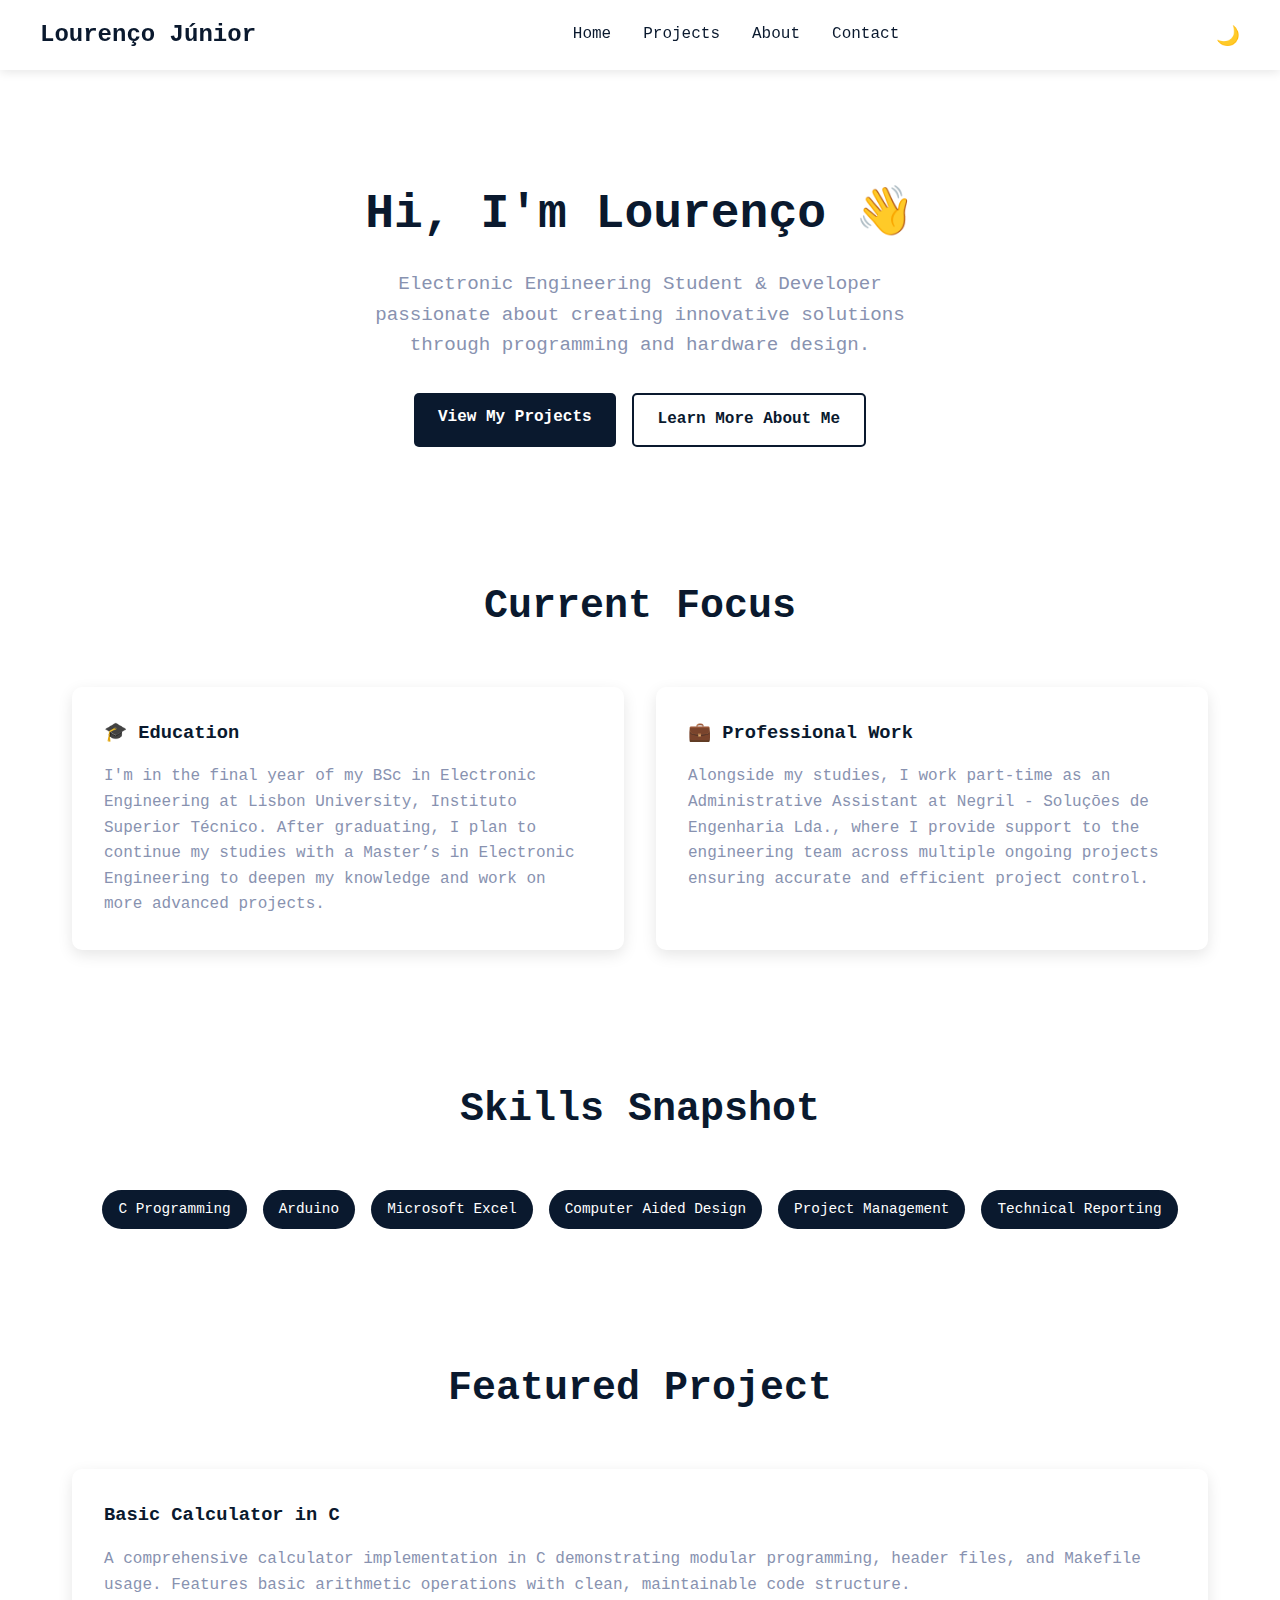
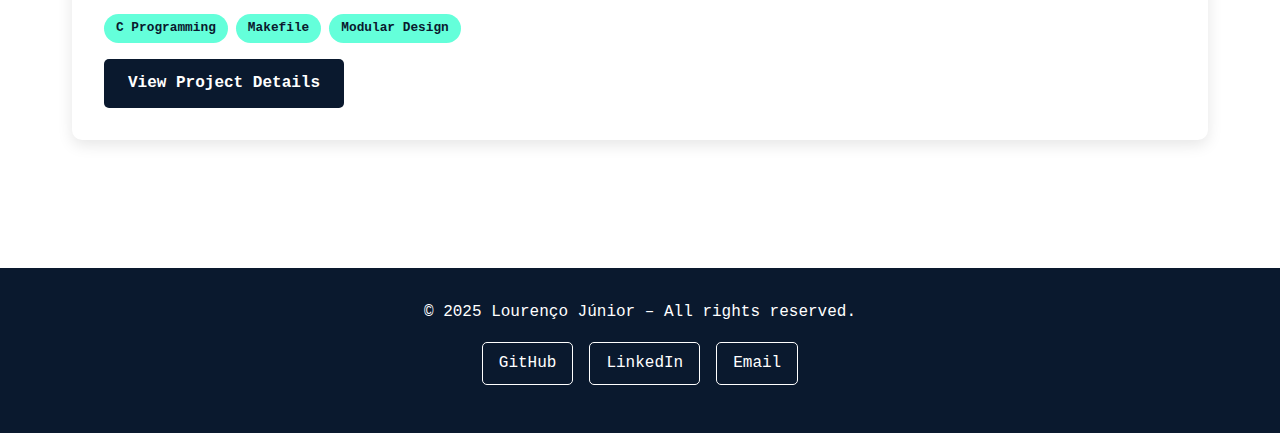
<file: index.html>
<!DOCTYPE html>
<html lang="en">
<head>
    <meta charset="UTF-8">
    <meta name="viewport" content="width=device-width, initial-scale=1.0">
    <title>Lourenço Júnior - Electronic Engineering Student & Developer</title>
    <link rel="stylesheet" href="assets/style.css">
    <!-- Favicon -->
    <link rel="icon" href="data:image/svg+xml,<svg xmlns=%22http://www.w3.org/2000/svg%22 viewBox=%220 0 100 100%22><text y=%22.9em%22 font-size=%2290%22>%3C/%%3E</text></svg>">
</head>
<body>
    <!-- Navigation -->
    <nav class="navbar">
        <div class="nav-container">
            <a href="index.html" class="logo">Lourenço Júnior</a>
            <ul class="nav-links">
                <li><a href="index.html">Home</a></li>
                <li><a href="projects.html">Projects</a></li>
                <li><a href="about.html">About</a></li>
                <li><a href="contact.html">Contact</a></li>
            </ul>
            <button class="theme-toggle" onclick="toggleDarkMode()">🌙</button>
        </div>
    </nav>

    <!-- Main Content -->
    <main class="main-content">
        <!-- Hero Section -->
        <section class="hero">
            <div class="container">
                <h1>Hi, I'm Lourenço 👋</h1>
                <p>Electronic Engineering Student & Developer passionate about creating innovative solutions through programming and hardware design.</p>
                <div class="hero-buttons">
                    <a href="projects.html" class="btn btn-primary">View My Projects</a>
                    <a href="about.html" class="btn btn-secondary">Learn More About Me</a>
                </div>
            </div>
        </section>

        <!-- Current Focus Section -->
        <section class="section">
            <div class="container">
                <h2 class="section-title">Current Focus</h2>
                <div class="card-grid">
                    <div class="card">
                        <h3>🎓 Education</h3>
                        <p>I'm in the final year of my BSc in Electronic Engineering at Lisbon University, Instituto Superior Técnico. After graduating, I plan to continue my studies with a Master’s in Electronic Engineering to deepen my knowledge and work on more advanced projects.</p>
                    </div>
                    <div class="card">
                        <h3>💼 Professional Work</h3>
                        <p>Alongside my studies, I work part-time as an Administrative Assistant at Negril - Soluçōes de Engenharia Lda., where I provide support to the engineering team across multiple ongoing projects ensuring accurate and efficient project control.</p>
                    </div>
                </div>
            </div>
        </section>

        <!-- Skills Section -->
        <section class="section">
            <div class="container">
                <h2 class="section-title">Skills Snapshot</h2>
                <div class="skills-container">
                    <span class="skill-tag">C Programming</span>
                    <span class="skill-tag">Arduino</span>
                    <span class="skill-tag">Microsoft Excel</span>
                    <span class="skill-tag">Computer Aided Design</span>
                    <span class="skill-tag">Project Management</span>
                    <span class="skill-tag">Technical Reporting</span>
                </div>
            </div>
        </section>

        <!-- Featured Project -->
        <section class="section">
            <div class="container">
                <h2 class="section-title">Featured Project</h2>
                <div class="card">
                    <h3>Basic Calculator in C</h3>
                    <p>A comprehensive calculator implementation in C demonstrating modular programming, header files, and Makefile usage. Features basic arithmetic operations with clean, maintainable code structure.</p>
                    <div class="project-tech">
                        <span class="tech-tag">C Programming</span>
                        <span class="tech-tag">Makefile</span>
                        <span class="tech-tag">Modular Design</span>
                    </div>
                    <a href="projects/basic_calculator_c/index.html" class="btn btn-primary">View Project Details</a>
                </div>
            </div>
        </section>
    </main>

    <!-- Footer -->
    <footer class="footer">
        <div class="container">
            <p>&copy; 2025 Lourenço Júnior – All rights reserved.</p>
            <div class="social-links">
                <a href="https://github.com/lourenco-lam" class="social-link">GitHub</a>
                <a href="https://linkedin.com/in/lourencomjr/" class="social-link">LinkedIn</a>
                <a href="mailto:lourenco.moianejr@gmail.com" class="social-link">Email</a>
            </div>
        </div>
    </footer>

    <script>
        // Dark mode functionality
        function toggleDarkMode() {
            document.body.classList.toggle('dark-mode');
            const isDarkMode = document.body.classList.contains('dark-mode');
            localStorage.setItem('darkMode', isDarkMode);
        }

        // Check for saved dark mode preference
        if (localStorage.getItem('darkMode') === 'true') {
            document.body.classList.add('dark-mode');
        }
    </script>
</body>
</html>
</file>
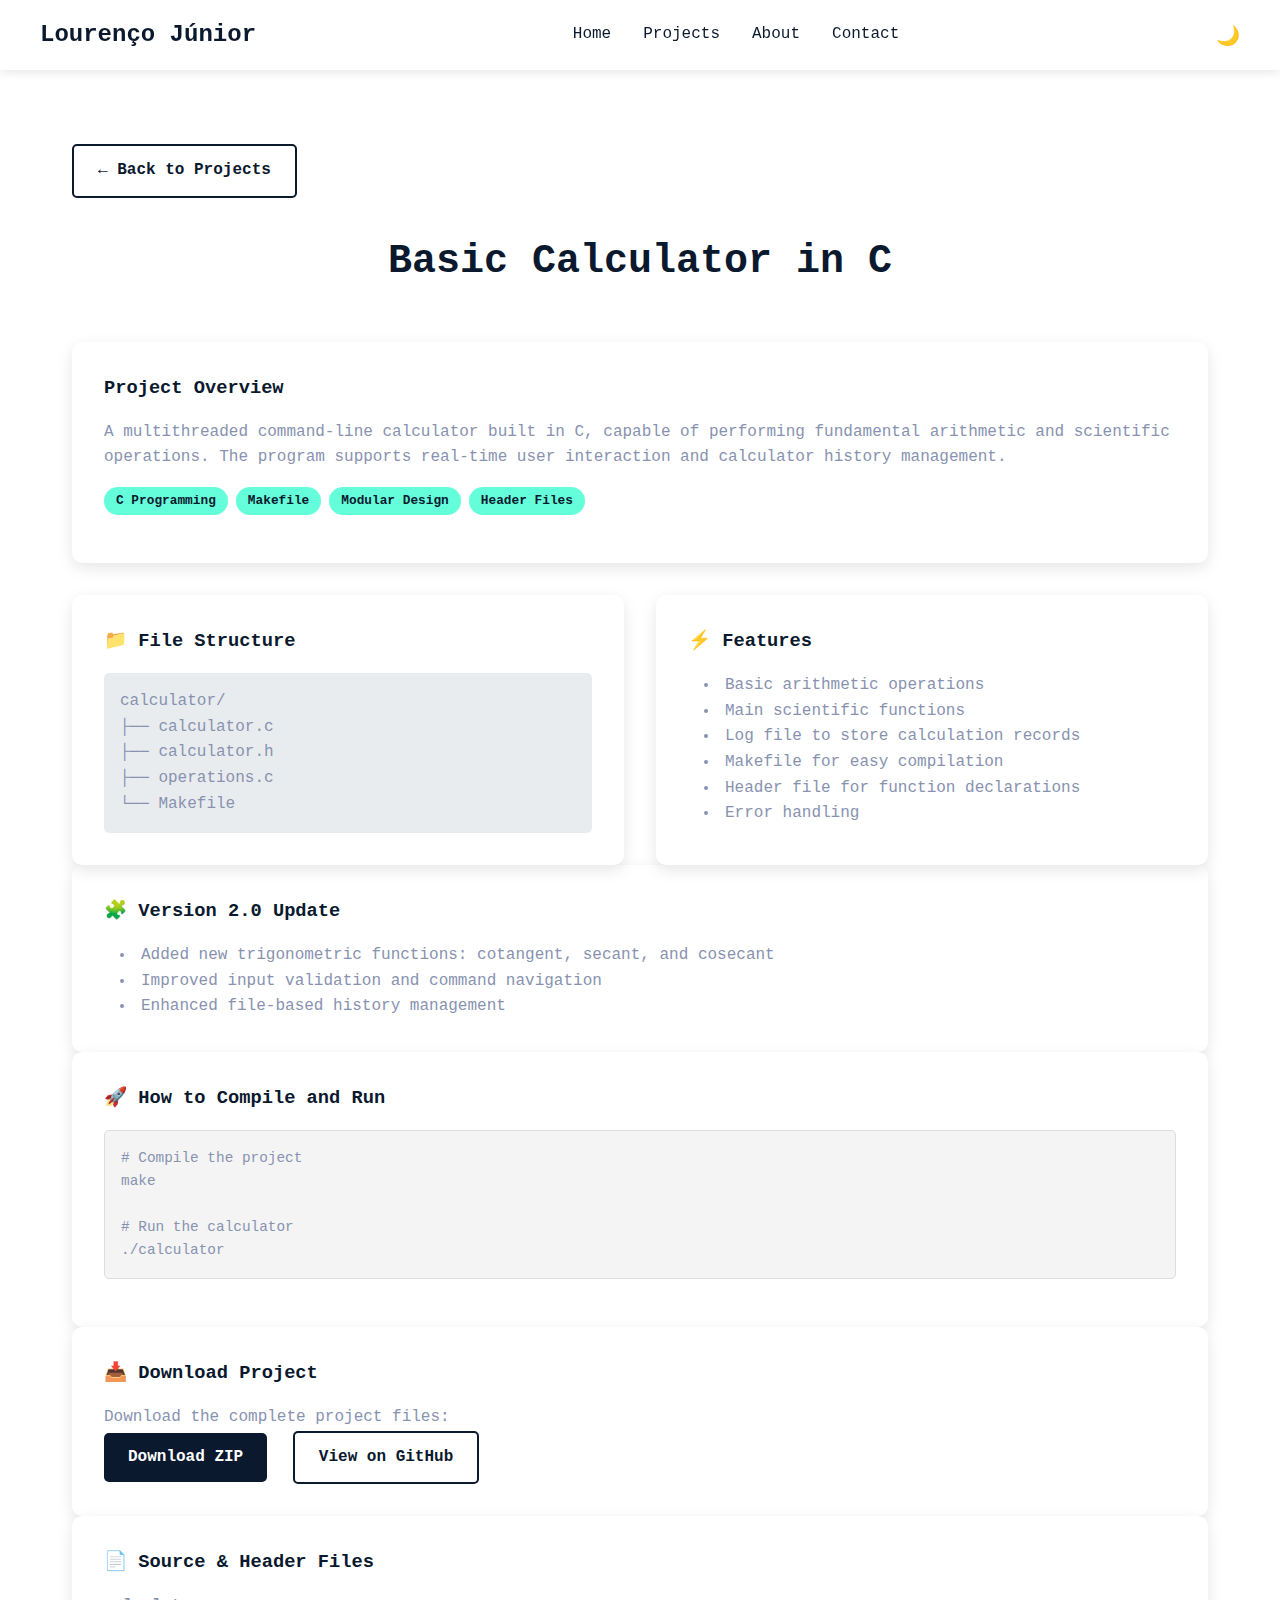
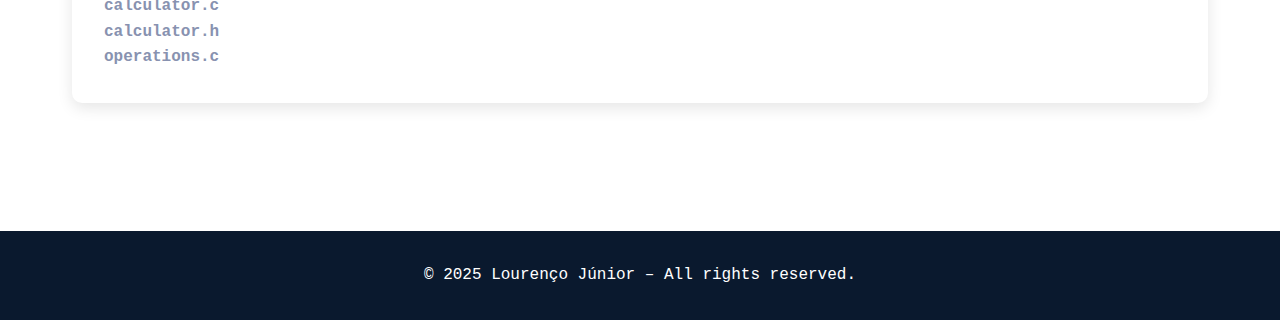
<file: projects/basic_calculator_c/index.html>
<!DOCTYPE html>
<html lang="en">
<head>
    <meta charset="UTF-8">
    <meta name="viewport" content="width=device-width, initial-scale=1.0">
    <title>Basic Calculator in C - Lourenço Júnior</title>
    <link rel="stylesheet" href="../../assets/style.css">
    <!-- Favicon -->
    <link rel="icon" href="data:image/svg+xml,<svg xmlns=%22http://www.w3.org/2000/svg%22 viewBox=%220 0 100 100%22><text y=%22.9em%22 font-size=%2290%22>%3C/%%3E</text></svg>">
    <style>
        .code-block {
            background-color: #f4f4f4;
            border: 1px solid #ddd;
            border-radius: 5px;
            padding: 1rem;
            margin: 1rem 0;
            overflow-x: auto;
            font-family: 'Courier New', monospace;
            font-size: 0.9rem;
        }
        body.dark-mode .code-block {
            background-color: #1a1a1a;
            border-color: #333;
        }
        .file-structure {
            background-color: #e9ecef;
            padding: 1rem;
            border-radius: 5px;
            font-family: 'Courier New', monospace;
        }
        body.dark-mode .file-structure {
            background-color: #2d3748;
        }
    </style>
</head>
<body>
    <nav class="navbar">
        <div class="nav-container">
            <a href="../../index.html" class="logo">Lourenço Júnior</a>
            <ul class="nav-links">
                <li><a href="../../index.html">Home</a></li>
                <li><a href="../../projects.html">Projects</a></li>
                <li><a href="../../about.html">About</a></li>
                <li><a href="../../contact.html">Contact</a></li>
            </ul>
            <button class="theme-toggle" onclick="toggleDarkMode()">🌙</button>
        </div>
    </nav>

    <main class="main-content">
        <section class="section">
            <div class="container">
                <a href="../../projects.html" class="btn btn-secondary" style="margin-bottom: 2rem;">← Back to Projects</a>
                
                <h1 class="section-title">Basic Calculator in C</h1>
                
                <div class="card">
                    <h3>Project Overview</h3>
                    <p>A multithreaded command-line calculator built in C, capable of performing fundamental arithmetic and scientific operations. The program supports real-time user interaction and calculator history management.</p>
                    
                    <div class="project-tech">
                        <span class="tech-tag">C Programming</span>
                        <span class="tech-tag">Makefile</span>
                        <span class="tech-tag">Modular Design</span>
                        <span class="tech-tag">Header Files</span>
                    </div>
                </div>

                <div class="card-grid">
                    <div class="card">
                        <h3>📁 File Structure</h3>
                        <div class="file-structure">
                            calculator/<br>
                            ├── calculator.c<br>
                            ├── calculator.h<br>
                            ├── operations.c<br>
                            └── Makefile
                        </div>
                    </div>
                    
                    <div class="card">
                        <h3>⚡ Features</h3>
                        <ul style="list-style-position: inside; margin-left: 1rem;">
                            <li>Basic arithmetic operations</li>
                            <li>Main scientific functions</li>
                            <li>Log file to store calculation records</li>
                            <li>Makefile for easy compilation</li>
                            <li>Header file for function declarations</li>
                            <li>Error handling</li>
                        </ul>
                    </div>
                </div>

                <!-- Version 2.0 Update Section -->
                <div class="card" style="text-align: left;">
                    <h3>🧩 Version 2.0 Update</h3>
                    <ul style="list-style-position: inside; margin-left: 1rem;">
                        <li>Added new trigonometric functions: cotangent, secant, and cosecant</li>
                        <li>Improved input validation and command navigation</li>
                        <li>Enhanced file-based history management</li>
                    </ul>
                </div>

                <div class="card">
                    <h3>🚀 How to Compile and Run</h3>
                    <div class="code-block">
# Compile the project<br>
make<br>
<br>
# Run the calculator<br>
./calculator
                    </div>
                </div>

                <div class="card">
                    <h3>📥 Download Project</h3>
                    <p>Download the complete project files:</p>
                    <a href="calculator-project.zip" class="btn btn-primary" style="margin-right: 1rem;">Download ZIP</a>
                    <a href="https://github.com/lourenco-lam/lourenco-lam.github.io/tree/main/projects/basic_calculator_c" class="btn btn-secondary">View on GitHub</a>
                </div>

                <div class="card">
                    <h3>📄 Source & Header Files</h3>
                    <h4>calculator.c</h4>
                    <h4>calculator.h</h4>
                    <h4>operations.c</h4>
                </div>

            </div>
        </section>
    </main>

    <footer class="footer">
        <div class="container">
            <p>&copy; 2025 Lourenço Júnior – All rights reserved.</p>
        </div>
    </footer>

    <script>
        function toggleDarkMode() {
            document.body.classList.toggle('dark-mode');
            const isDarkMode = document.body.classList.contains('dark-mode');
            localStorage.setItem('darkMode', isDarkMode);
        }

        if (localStorage.getItem('darkMode') === 'true') {
            document.body.classList.add('dark-mode');
        }
    </script>
</body>
</html>
</file>
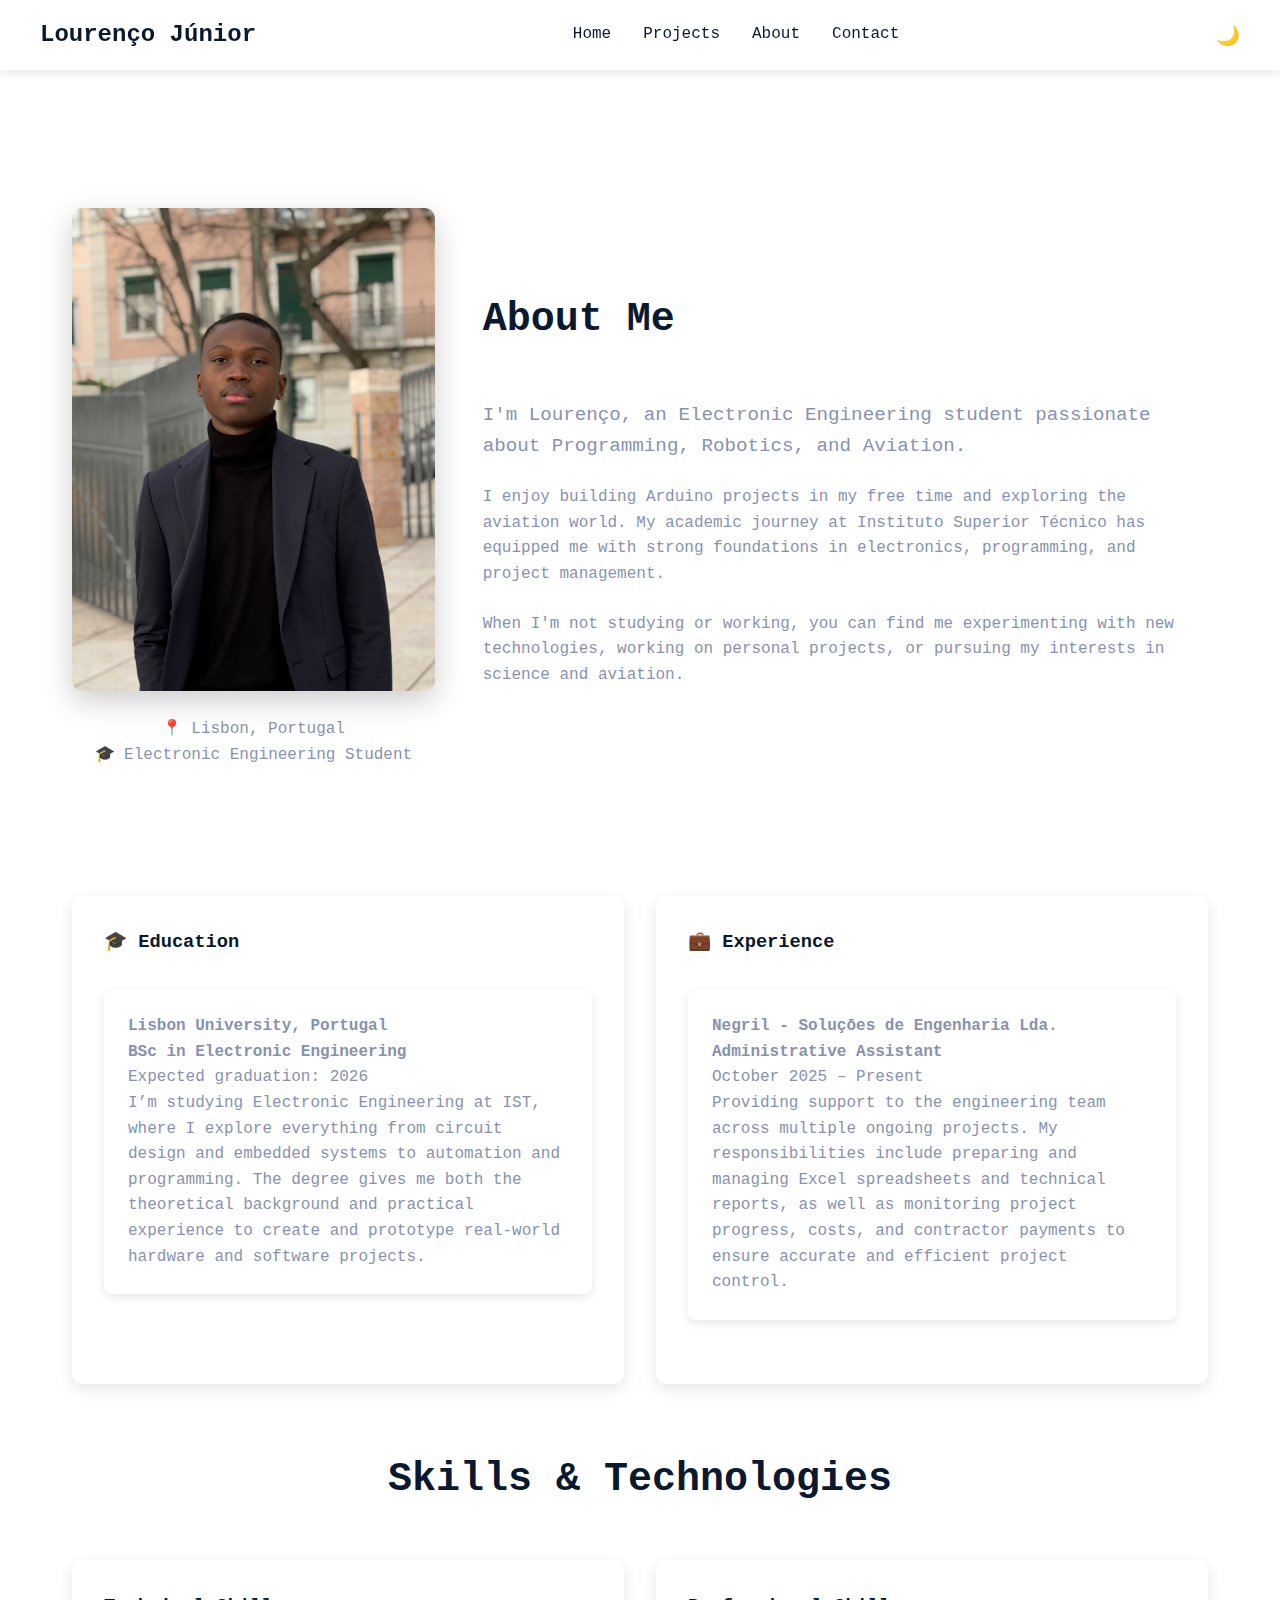
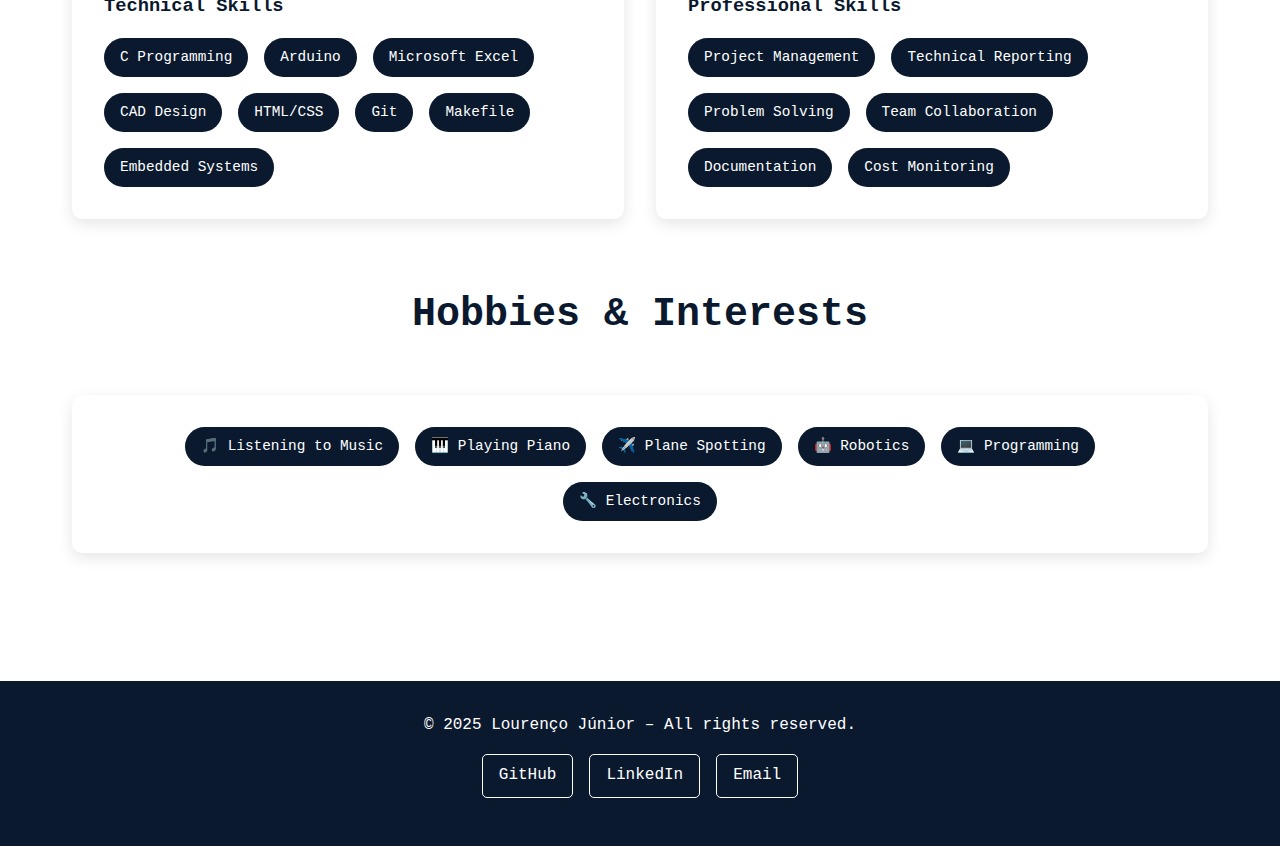
<file: about.html>
<!DOCTYPE html>
<html lang="en">
<head>
    <meta charset="UTF-8">
    <meta name="viewport" content="width=device-width, initial-scale=1.0">
    <title>About - Lourenço Júnior</title>
    <link rel="stylesheet" href="assets/style.css">
    <link rel="icon" href="data:image/svg+xml,<svg xmlns=%22http://www.w3.org/2000/svg%22 viewBox=%220 0 100 100%22><text y=%22.9em%22 font-size=%2290%22>🛰️</text></svg>">
</head>
<body>
    <nav class="navbar">
        <div class="nav-container">
            <a href="index.html" class="logo">Lourenço Júnior</a>
            <ul class="nav-links">
                <li><a href="index.html">Home</a></li>
                <li><a href="projects.html">Projects</a></li>
                <li><a href="about.html">About</a></li>
                <li><a href="contact.html">Contact</a></li>
            </ul>
            <button class="theme-toggle" onclick="toggleDarkMode()">🌙</button>
        </div>
    </nav>

    <main class="main-content">
        <section class="section">
            <div class="container">
                <div class="about-hero">
                    <div>
                        <img src="assets/profile1.jpg" alt="Lourenço Júnior" class="profile-img" onerror="this.style.display='none'">
                        <div style="text-align: center; margin-top: 1rem;">
                            <p>📍 Lisbon, Portugal</p>
                            <p>🎓 Electronic Engineering Student</p>
                        </div>
                    </div>
                    <div>
                        <h1 class="section-title" style="text-align: left;">About Me</h1>
                        <p style="font-size: 1.2rem; margin-bottom: 1.5rem;">
                            I'm Lourenço, an Electronic Engineering student passionate about Programming, Robotics, and Aviation.
                        </p>
                        <p style="margin-bottom: 1.5rem;">
                            I enjoy building Arduino projects in my free time and exploring the aviation world. My academic journey at Instituto Superior Técnico has equipped me with strong foundations in electronics, programming, and project management.
                        </p>
                        <p>
                            When I'm not studying or working, you can find me experimenting with new technologies, working on personal projects, or pursuing my interests in science and aviation.
                        </p>
                    </div>
                </div>

                <!-- Education & Experience -->
                <div class="card-grid" style="margin-top: 4rem;">
                    <div class="card">
                        <h3>🎓 Education</h3>
                        <div class="timeline">
                            <div class="timeline-item">
                                <h4>Lisbon University, Portugal</h4>
                                <p><strong>BSc in Electronic Engineering</strong></p>
                                <p>Expected graduation: 2026</p>
                                <p>I’m studying Electronic Engineering at IST, where I explore everything from circuit design and embedded systems to automation and programming. The degree gives me both the theoretical background and practical experience to create and prototype real-world hardware and software projects.</p>
                            </div>
                        </div>
                    </div>

                    <div class="card">
                        <h3>💼 Experience</h3>
                        <div class="timeline">
                            <div class="timeline-item">
                                <h4>Negril - Soluçōes de Engenharia Lda.</h4>
                                <p><strong>Administrative Assistant</strong></p>
                                <p>October 2025 – Present</p>
                                <p>Providing support to the engineering team across multiple ongoing projects. My responsibilities include preparing and managing Excel spreadsheets and technical reports, as well as monitoring project progress, costs, and contractor payments to ensure accurate and efficient project control.</p>
                            </div>
                        </div>
                    </div>
                </div>

                <!-- Skills -->
                <div style="margin-top: 4rem;">
                    <h2 class="section-title">Skills & Technologies</h2>
                    <div class="card-grid">
                        <div class="card">
                            <h3>Technical Skills</h3>
                            <div class="skills-container" style="justify-content: start;">
                                <span class="skill-tag">C Programming</span>
                                <span class="skill-tag">Arduino</span>
                                <span class="skill-tag">Microsoft Excel</span>
                                <span class="skill-tag">CAD Design</span>
                                <span class="skill-tag">HTML/CSS</span>
                                <span class="skill-tag">Git</span>
                                <span class="skill-tag">Makefile</span>
                                <span class="skill-tag">Embedded Systems</span>
                            </div>
                        </div>
                        <div class="card">
                            <h3>Professional Skills</h3>
                            <div class="skills-container" style="justify-content: start;">
                                <span class="skill-tag">Project Management</span>
                                <span class="skill-tag">Technical Reporting</span>
                                <span class="skill-tag">Problem Solving</span>
                                <span class="skill-tag">Team Collaboration</span>
                                <span class="skill-tag">Documentation</span>
                                <span class="skill-tag">Cost Monitoring</span>
                            </div>
                        </div>
                    </div>
                </div>

                <!-- Hobbies -->
                <div style="margin-top: 4rem;">
                    <h2 class="section-title">Hobbies & Interests</h2>
                    <div class="card">
                        <div class="skills-container" style="justify-content: center;">
                            <span class="skill-tag">🎵 Listening to Music</span>
                            <span class="skill-tag">🎹 Playing Piano</span>
                            <span class="skill-tag">✈️ Plane Spotting</span>
                            <span class="skill-tag">🤖 Robotics</span>
                            <span class="skill-tag">💻 Programming</span>
                            <span class="skill-tag">🔧 Electronics</span>
                        </div>
                    </div>
                </div>
            </div>
        </section>
    </main>

    <footer class="footer">
        <div class="container">
            <p>&copy; 2025 Lourenço Júnior – All rights reserved.</p>
            <div class="social-links">
                <a href="https://github.com/lourenco-lam" class="social-link">GitHub</a>
                <a href="https://linkedin.com/in/lourencomjr/" class="social-link">LinkedIn</a>
                <a href="mailto:lourenco.moianejr@gmail.com" class="social-link">Email</a>
            </div>
        </div>
    </footer>

    <script>
        function toggleDarkMode() {
            document.body.classList.toggle('dark-mode');
            const isDarkMode = document.body.classList.contains('dark-mode');
            localStorage.setItem('darkMode', isDarkMode);
        }

        if (localStorage.getItem('darkMode') === 'true') {
            document.body.classList.add('dark-mode');
        }
    </script>
</body>
</html>
</file>
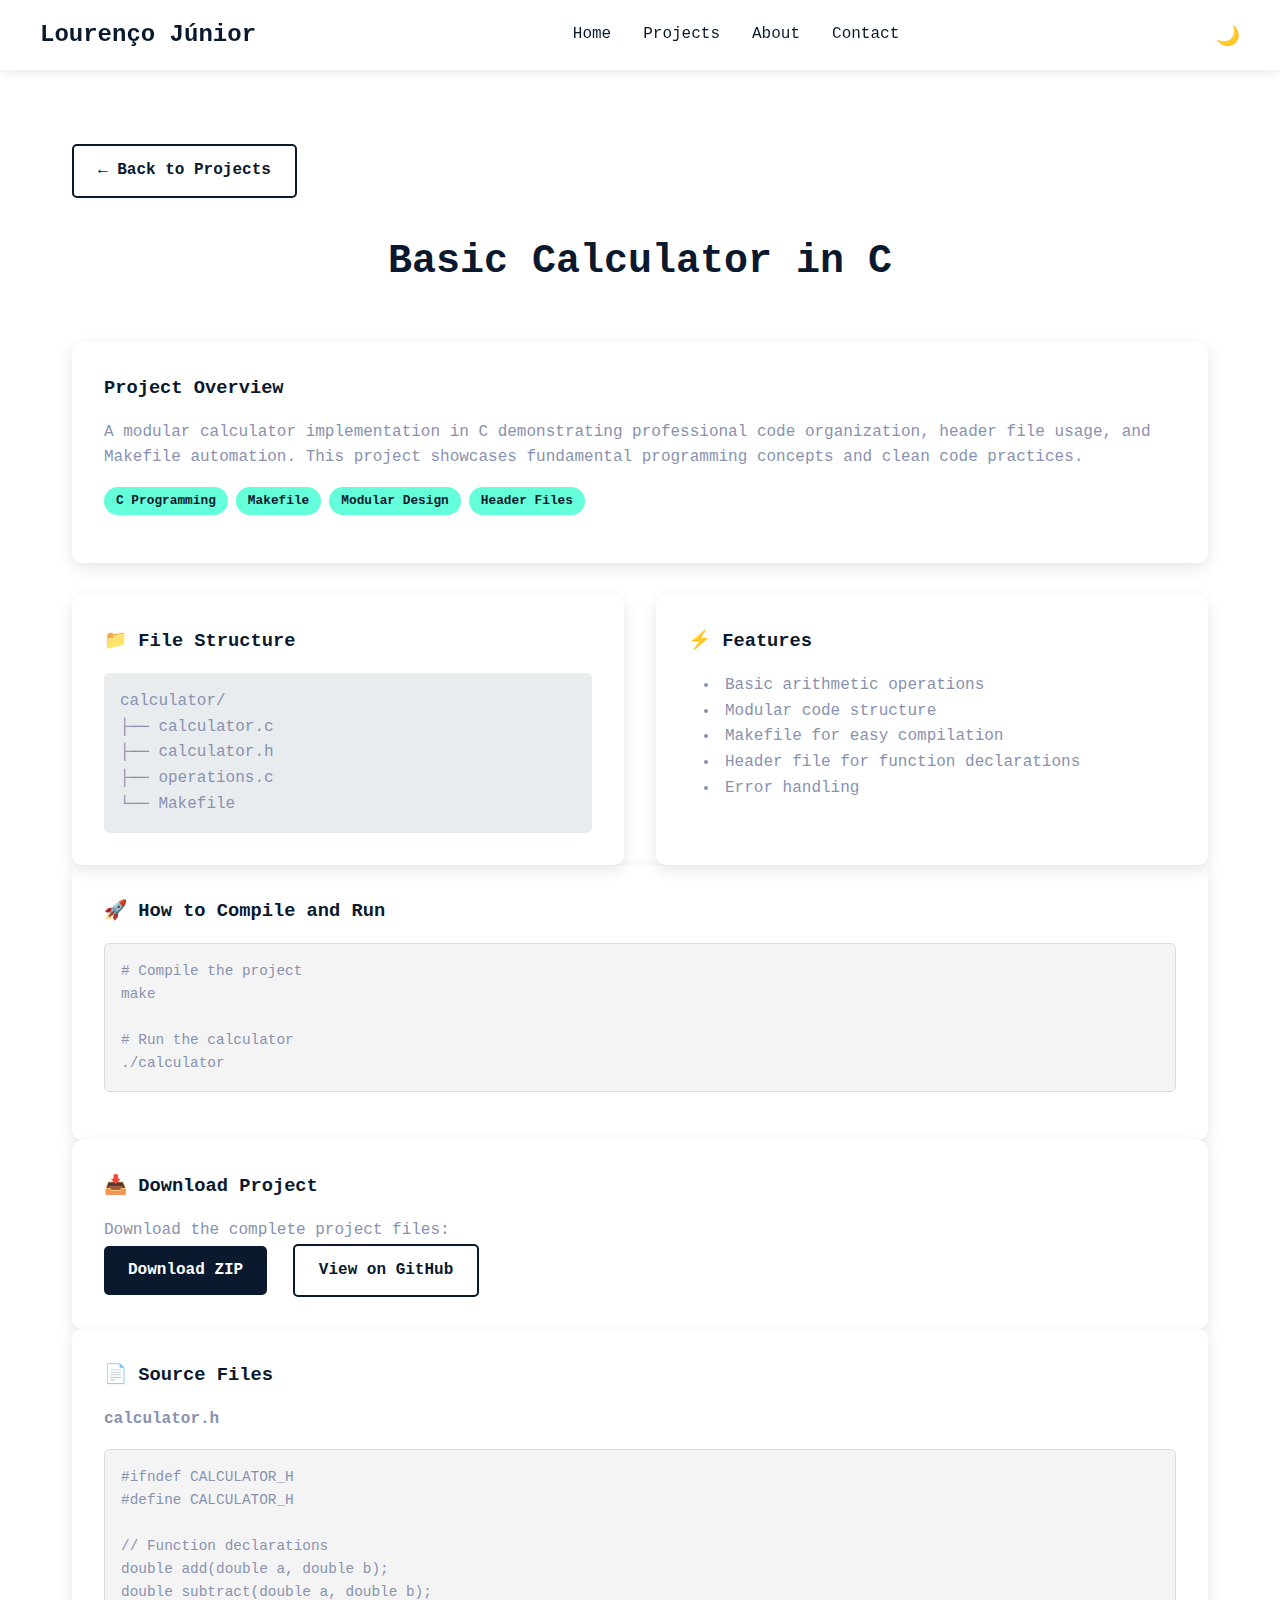
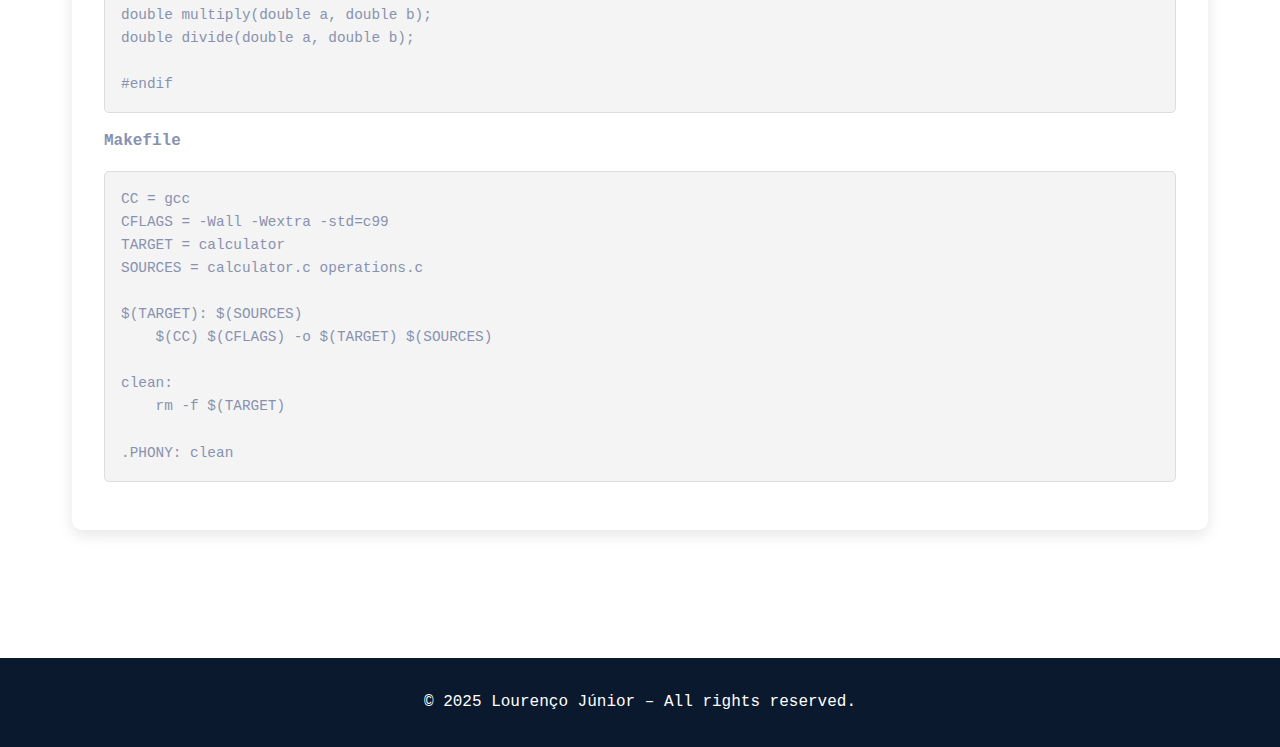
<file: calculator.html>
<!DOCTYPE html>
<html lang="en">
<head>
    <meta charset="UTF-8">
    <meta name="viewport" content="width=device-width, initial-scale=1.0">
    <title>Basic Calculator in C - Lourenço Júnior</title>
    <link rel="stylesheet" href="../../assets/style.css">
    <style>
        .code-block {
            background-color: #f4f4f4;
            border: 1px solid #ddd;
            border-radius: 5px;
            padding: 1rem;
            margin: 1rem 0;
            overflow-x: auto;
            font-family: 'Courier New', monospace;
            font-size: 0.9rem;
        }
        body.dark-mode .code-block {
            background-color: #1a1a1a;
            border-color: #333;
        }
        .file-structure {
            background-color: #e9ecef;
            padding: 1rem;
            border-radius: 5px;
            font-family: 'Courier New', monospace;
        }
        body.dark-mode .file-structure {
            background-color: #2d3748;
        }
    </style>
</head>
<body>
    <nav class="navbar">
        <div class="nav-container">
            <a href="../../index.html" class="logo">Lourenço Júnior</a>
            <ul class="nav-links">
                <li><a href="../../index.html">Home</a></li>
                <li><a href="../../projects.html">Projects</a></li>
                <li><a href="../../about.html">About</a></li>
                <li><a href="../../contact.html">Contact</a></li>
            </ul>
            <button class="theme-toggle" onclick="toggleDarkMode()">🌙</button>
        </div>
    </nav>

    <main class="main-content">
        <section class="section">
            <div class="container">
                <a href="../../projects.html" class="btn btn-secondary" style="margin-bottom: 2rem;">← Back to Projects</a>
                
                <h1 class="section-title">Basic Calculator in C</h1>
                
                <div class="card">
                    <h3>Project Overview</h3>
                    <p>A modular calculator implementation in C demonstrating professional code organization, header file usage, and Makefile automation. This project showcases fundamental programming concepts and clean code practices.</p>
                    
                    <div class="project-tech">
                        <span class="tech-tag">C Programming</span>
                        <span class="tech-tag">Makefile</span>
                        <span class="tech-tag">Modular Design</span>
                        <span class="tech-tag">Header Files</span>
                    </div>
                </div>

                <div class="card-grid">
                    <div class="card">
                        <h3>📁 File Structure</h3>
                        <div class="file-structure">
                            calculator/<br>
                            ├── calculator.c<br>
                            ├── calculator.h<br>
                            ├── operations.c<br>
                            └── Makefile
                        </div>
                    </div>
                    
                    <div class="card">
                        <h3>⚡ Features</h3>
                        <ul style="list-style-position: inside; margin-left: 1rem;">
                            <li>Basic arithmetic operations</li>
                            <li>Modular code structure</li>
                            <li>Makefile for easy compilation</li>
                            <li>Header file for function declarations</li>
                            <li>Error handling</li>
                        </ul>
                    </div>
                </div>

                <div class="card">
                    <h3>🚀 How to Compile and Run</h3>
                    <div class="code-block">
# Compile the project<br>
make<br>
<br>
# Run the calculator<br>
./calculator
                    </div>
                </div>

                <div class="card">
                    <h3>📥 Download Project</h3>
                    <p>Download the complete project files:</p>
                    <a href="calculator-project.zip" class="btn btn-primary" style="margin-right: 1rem;">Download ZIP</a>
                    <a href="https://github.com/lourenco-lam/lourenco-lam.github.io/tree/main/projects/calculator" class="btn btn-secondary">View on GitHub</a>
                </div>

                <div class="card">
                    <h3>📄 Source Files</h3>
                    
                    <h4>calculator.h</h4>
                    <div class="code-block">
#ifndef CALCULATOR_H<br>
#define CALCULATOR_H<br>
<br>
// Function declarations<br>
double add(double a, double b);<br>
double subtract(double a, double b);<br>
double multiply(double a, double b);<br>
double divide(double a, double b);<br>
<br>
#endif
                    </div>

                    <h4>Makefile</h4>
                    <div class="code-block">
CC = gcc<br>
CFLAGS = -Wall -Wextra -std=c99<br>
TARGET = calculator<br>
SOURCES = calculator.c operations.c<br>
<br>
$(TARGET): $(SOURCES)<br>
&nbsp;&nbsp;&nbsp;&nbsp;$(CC) $(CFLAGS) -o $(TARGET) $(SOURCES)<br>
<br>
clean:<br>
&nbsp;&nbsp;&nbsp;&nbsp;rm -f $(TARGET)<br>
<br>
.PHONY: clean
                    </div>
                </div>
            </div>
        </section>
    </main>

    <footer class="footer">
        <div class="container">
            <p>&copy; 2025 Lourenço Júnior – All rights reserved.</p>
        </div>
    </footer>

    <script>
        function toggleDarkMode() {
            document.body.classList.toggle('dark-mode');
            const isDarkMode = document.body.classList.contains('dark-mode');
            localStorage.setItem('darkMode', isDarkMode);
        }

        if (localStorage.getItem('darkMode') === 'true') {
            document.body.classList.add('dark-mode');
        }
    </script>
</body>
</html>
</file>
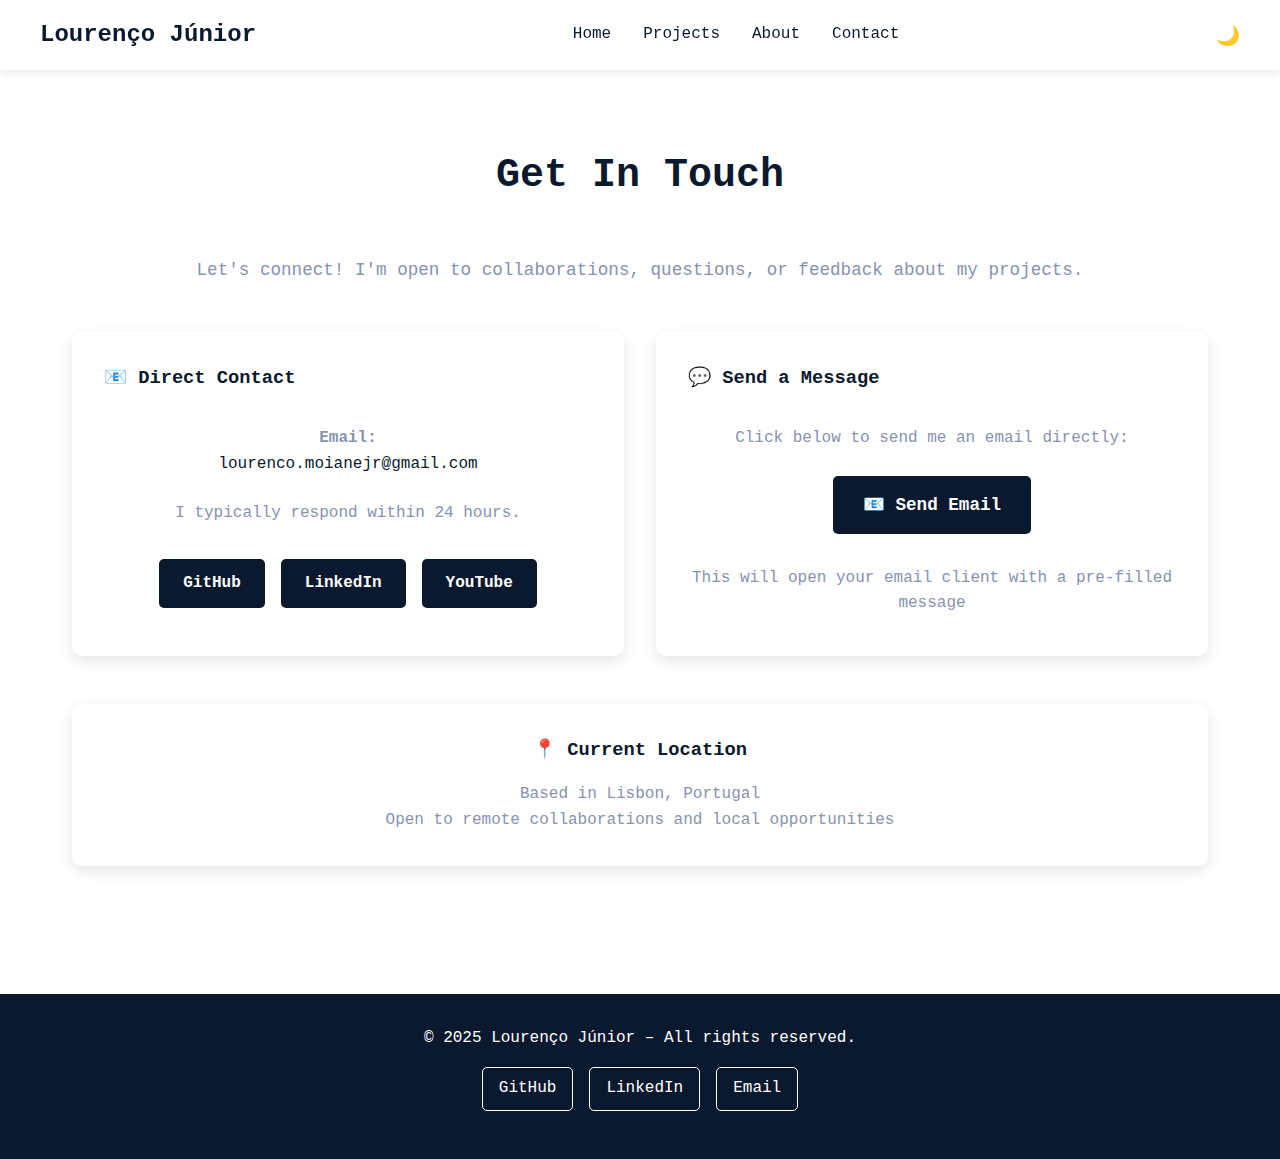
<file: contact.html>
<!DOCTYPE html>
<html lang="en">
<head>
    <meta charset="UTF-8">
    <meta name="viewport" content="width=device-width, initial-scale=1.0">
    <title>Contact - Lourenço Júnior</title>
    <link rel="stylesheet" href="assets/style.css">
</head>
<body>
    <nav class="navbar">
        <div class="nav-container">
            <a href="index.html" class="logo">Lourenço Júnior</a>
            <ul class="nav-links">
                <li><a href="index.html">Home</a></li>
                <li><a href="projects.html">Projects</a></li>
                <li><a href="about.html">About</a></li>
                <li><a href="contact.html">Contact</a></li>
            </ul>
            <button class="theme-toggle" onclick="toggleDarkMode()">🌙</button>
        </div>
    </nav>

    <main class="main-content">
        <section class="section">
            <div class="container">
                <h1 class="section-title">Get In Touch</h1>
                <p style="text-align: center; margin-bottom: 3rem; font-size: 1.1rem;">
                    Let's connect! I'm open to collaborations, questions, or feedback about my projects.
                </p>

                <div class="card-grid">
                    <div class="card">
                        <h3>📧 Direct Contact</h3>
                        <div style="text-align: center; margin: 2rem 0;">
                            <p style="margin-bottom: 1.5rem;">
                                <strong>Email:</strong><br>
                                <a href="mailto:lourenco.moianejr@gmail.com" style="color: var(--primary-color); text-decoration: none;">
                                    lourenco.moianejr@gmail.com
                                </a>
                            </p>
                            <p>I typically respond within 24 hours.</p>
                        </div>
                        
                        <div class="social-links" style="justify-content: center; margin-top: 2rem;">
                            <a href="https://github.com/lourenco-lam" class="btn btn-primary">GitHub</a>
                            <a href="https://linkedin.com/in/lourencomjr/" class="btn btn-primary">LinkedIn</a>
                            <a href="https://www.youtube.com/@QualityTechLAM" class="btn btn-primary">YouTube</a>
                        </div>
                    </div>

                    <div class="card">
                        <h3>💬 Send a Message</h3>
                        <div style="text-align: center; margin: 2rem 0;">
                            <p style="margin-bottom: 1.5rem;">Click below to send me an email directly:</p>
                            <a href="mailto:lourenco.moianejr@gmail.com?subject=Message from Portfolio&body=Hello Lourenço,%0D%0A%0D%0AI saw your portfolio and wanted to get in touch..." 
                                class="btn btn-primary" 
                                style="font-size: 1.1rem; padding: 15px 30px;">
                                📧 Send Email
                            </a>
                        </div>
                        <p style="text-align: center; color: var(--text-color);">
                            This will open your email client with a pre-filled message
                        </p>
                    </div>
                </div>

                <div class="card" style="margin-top: 3rem; text-align: center;">
                    <h3>📍 Current Location</h3>
                    <p>Based in Lisbon, Portugal</p>
                    <p>Open to remote collaborations and local opportunities</p>
                </div>
            </div>
        </section>
    </main>

    <footer class="footer">
        <div class="container">
            <p>&copy; 2025 Lourenço Júnior – All rights reserved.</p>
            <div class="social-links">
                <a href="https://github.com/lourenco-lam" class="social-link">GitHub</a>
                <a href="https://linkedin.com/in/lourencomjr/" class="social-link">LinkedIn</a>
                <a href="mailto:lourenco.moianejr@gmail.com" class="social-link">Email</a>
            </div>
        </div>
    </footer>

    <script>
        function toggleDarkMode() {
            document.body.classList.toggle('dark-mode');
            const isDarkMode = document.body.classList.contains('dark-mode');
            localStorage.setItem('darkMode', isDarkMode);
        }

        if (localStorage.getItem('darkMode') === 'true') {
            document.body.classList.add('dark-mode');
        }

        // Simple form handling
        document.querySelector('form')?.addEventListener('submit', function(e) {
            e.preventDefault();
            alert('Thank you for your message! I will get back to you soon.');
            this.reset();
        });
    </script>
</body>
</html>
</file>
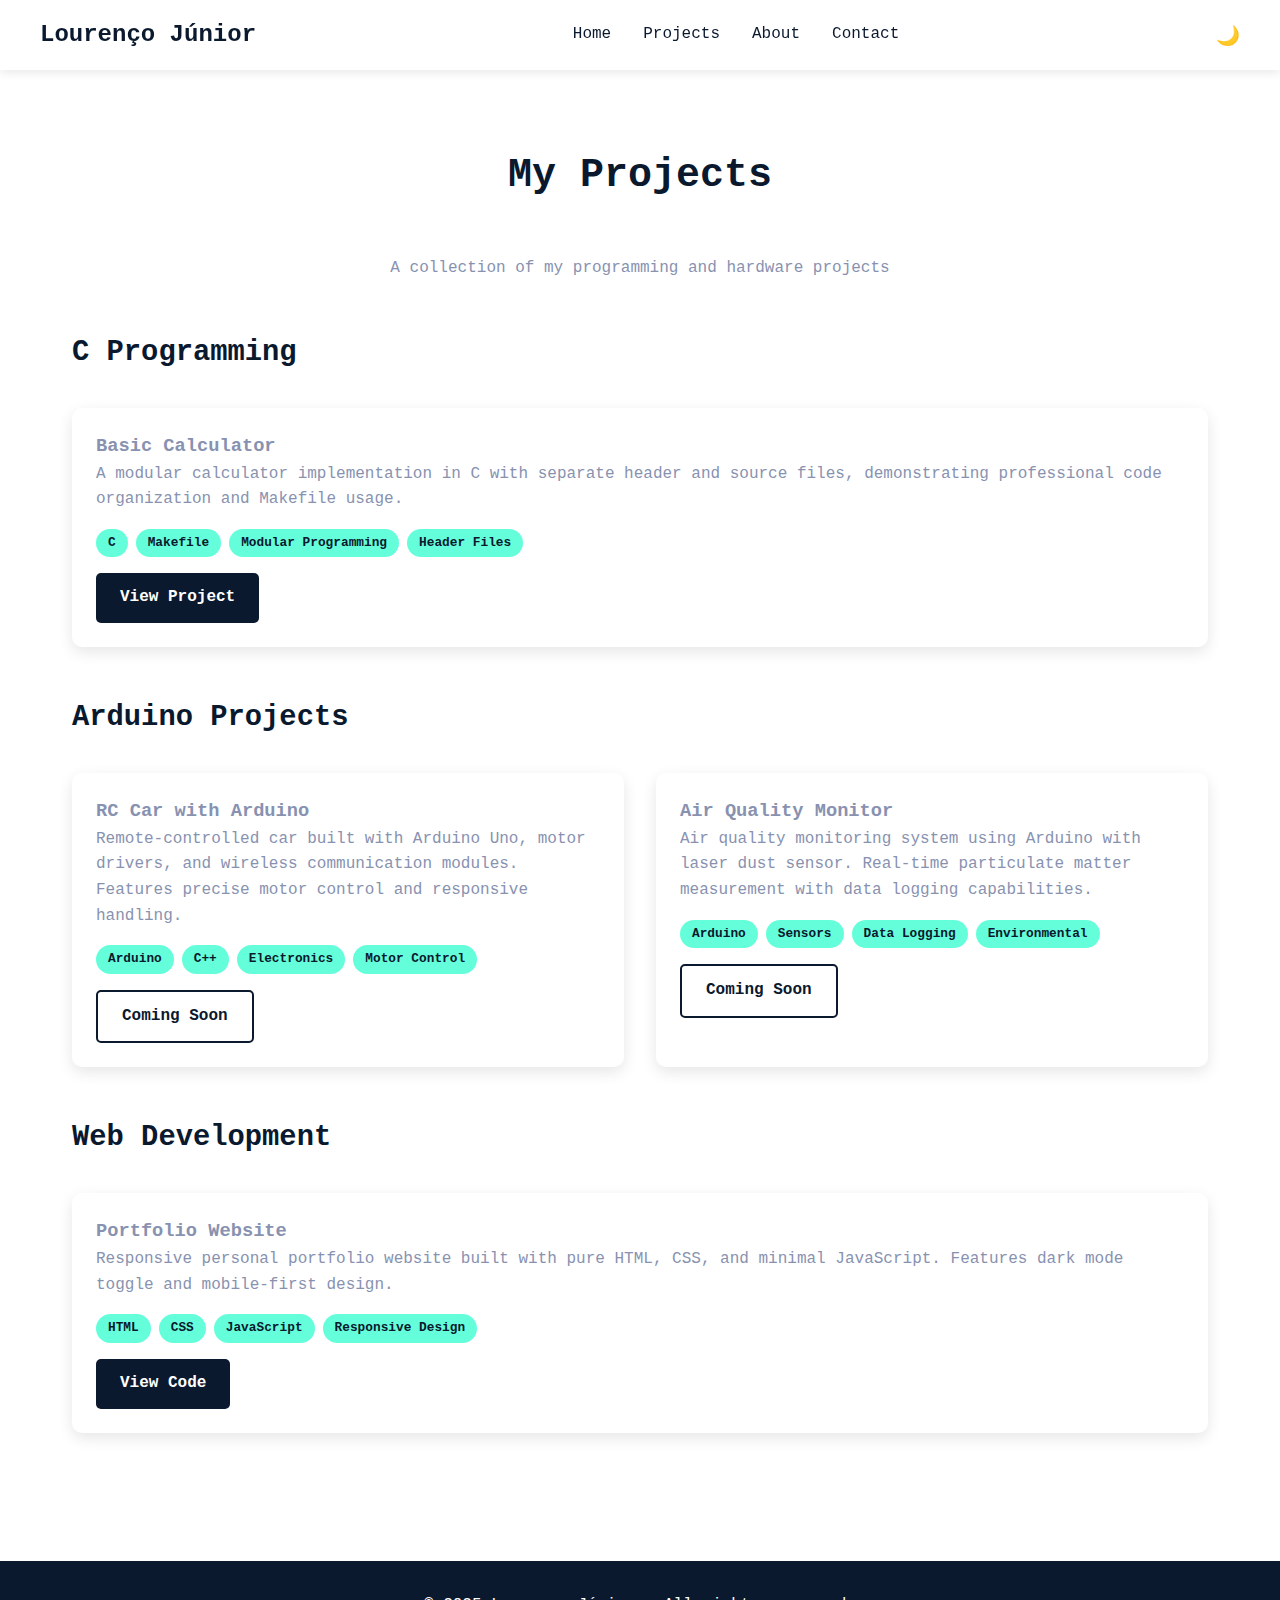
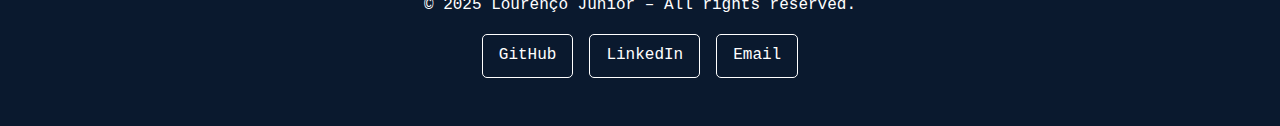
<file: projects.html>
<!DOCTYPE html>
<html lang="en">
<head>
    <meta charset="UTF-8">
    <meta name="viewport" content="width=device-width, initial-scale=1.0">
    <title>Projects - Lourenço Júnior</title>
    <link rel="stylesheet" href="assets/style.css">
    <link rel="icon" href="data:image/svg+xml,<svg xmlns=%22http://www.w3.org/2000/svg%22 viewBox=%220 0 100 100%22><text y=%22.9em%22 font-size=%2290%22>🛰️</text></svg>">
</head>
<body>
    <nav class="navbar">
        <div class="nav-container">
            <a href="index.html" class="logo">Lourenço Júnior</a>
            <ul class="nav-links">
                <li><a href="index.html">Home</a></li>
                <li><a href="projects.html">Projects</a></li>
                <li><a href="about.html">About</a></li>
                <li><a href="contact.html">Contact</a></li>
            </ul>
            <button class="theme-toggle" onclick="toggleDarkMode()">🌙</button>
        </div>
    </nav>

    <main class="main-content">
        <section class="section">
            <div class="container">
                <h1 class="section-title">My Projects</h1>
                <p style="text-align: center; margin-bottom: 3rem;">A collection of my programming and hardware projects</p>

                <!-- C Programming Projects -->
                <h2 class="projects-section-title">C Programming</h2>
                <div class="card-grid">
                    <div class="project-card">
                        <div class="project-content">
                            <h3>Basic Calculator</h3>
                            <p>A modular calculator implementation in C with separate header and source files, demonstrating professional code organization and Makefile usage.</p>
                            <div class="project-tech">
                                <span class="tech-tag">C</span>
                                <span class="tech-tag">Makefile</span>
                                <span class="tech-tag">Modular Programming</span>
                                <span class="tech-tag">Header Files</span>
                            </div>
                            <a href="projects/basic_calculator_c/index.html" class="btn btn-primary">View Project</a>
                        </div>
                    </div>
                </div>

                <!-- Arduino Projects -->
                <h2 class="projects-section-title">Arduino Projects</h2>
                <div class="card-grid">
                    <div class="project-card">
                        <div class="project-content">
                            <h3>RC Car with Arduino</h3>
                            <p>Remote-controlled car built with Arduino Uno, motor drivers, and wireless communication modules. Features precise motor control and responsive handling.</p>
                            <div class="project-tech">
                                <span class="tech-tag">Arduino</span>
                                <span class="tech-tag">C++</span>
                                <span class="tech-tag">Electronics</span>
                                <span class="tech-tag">Motor Control</span>
                            </div>
                            <a href="#" class="btn btn-secondary">Coming Soon</a>
                        </div>
                    </div>
                    <div class="project-card">
                        <div class="project-content">
                            <h3>Air Quality Monitor</h3>
                            <p>Air quality monitoring system using Arduino with laser dust sensor. Real-time particulate matter measurement with data logging capabilities.</p>
                            <div class="project-tech">
                                <span class="tech-tag">Arduino</span>
                                <span class="tech-tag">Sensors</span>
                                <span class="tech-tag">Data Logging</span>
                                <span class="tech-tag">Environmental</span>
                            </div>
                            <a href="#" class="btn btn-secondary">Coming Soon</a>
                        </div>
                    </div>
                </div>

                <!-- Web Development -->
                <h2 class="projects-section-title">Web Development</h2>
                <div class="card-grid">
                    <div class="project-card">
                        <div class="project-content">
                            <h3>Portfolio Website</h3>
                            <p>Responsive personal portfolio website built with pure HTML, CSS, and minimal JavaScript. Features dark mode toggle and mobile-first design.</p>
                            <div class="project-tech">
                                <span class="tech-tag">HTML</span>
                                <span class="tech-tag">CSS</span>
                                <span class="tech-tag">JavaScript</span>
                                <span class="tech-tag">Responsive Design</span>
                            </div>
                            <a href="https://github.com/lourenco-lam/web_portfolio/tree/main" class="btn btn-primary">View Code</a>
                        </div>
                    </div>
                </div>
            </div>
        </section>
    </main>

    <footer class="footer">
        <div class="container">
            <p>&copy; 2025 Lourenço Júnior – All rights reserved.</p>
            <div class="social-links">
                <a href="https://github.com/lourenco-lam" class="social-link">GitHub</a>
                <a href="https://linkedin.com/in/lourencomjr/" class="social-link">LinkedIn</a>
                <a href="mailto:lourenco.moianejr@gmail.com" class="social-link">Email</a>
            </div>
        </div>
    </footer>

    <script>
        function toggleDarkMode() {
            document.body.classList.toggle('dark-mode');
            const isDarkMode = document.body.classList.contains('dark-mode');
            localStorage.setItem('darkMode', isDarkMode);
        }

        if (localStorage.getItem('darkMode') === 'true') {
            document.body.classList.add('dark-mode');
        }
    </script>
</body>
</html>
</file>
<file: assets/style.css>
/* Reset and Base Styles */
* {
    margin: 0;
    padding: 0;
    box-sizing: border-box;
}

:root {
    --primary-color: #0a192e;
    --secondary-color: #64ffda;
    --text-color: #8892b0;
    --light-bg: #f8f9fa;
    --white: #ffffff;
    --dark-bg: #020c1b;
    --card-bg: #112240;
}

body {
    font-family: 'Courier New', monospace;
    line-height: 1.6;
    color: var(--text-color);
    background-color: var(--white);
    transition: all 0.3s ease;
}

body.dark-mode {
    background-color: var(--dark-bg);
    color: var(--text-color);
}

/* Navigation */
.navbar {
    background-color: var(--white);
    padding: 1rem 2rem;
    position: fixed;
    width: 100%;
    top: 0;
    z-index: 1000;
    box-shadow: 0 2px 10px rgba(0,0,0,0.1);
}

body.dark-mode .navbar {
    background-color: var(--primary-color);
}

.nav-container {
    max-width: 1200px;
    margin: 0 auto;
    display: flex;
    justify-content: space-between;
    align-items: center;
}

.logo {
    font-size: 1.5rem;
    font-weight: bold;
    color: var(--primary-color);
    text-decoration: none;
}

body.dark-mode .logo {
    color: var(--secondary-color);
}

.nav-links {
    display: flex;
    list-style: none;
    gap: 2rem;
}

.nav-links a {
    text-decoration: none;
    color: var(--primary-color);
    font-weight: 500;
    transition: color 0.3s ease;
}

body.dark-mode .nav-links a {
    color: var(--white);
}

.nav-links a:hover {
    color: var(--secondary-color);
}

.theme-toggle {
    background: none;
    border: none;
    cursor: pointer;
    font-size: 1.2rem;
    color: var(--primary-color);
}

body.dark-mode .theme-toggle {
    color: var(--white);
}

/* Main Content */
.main-content {
    margin-top: 80px;
    min-height: calc(100vh - 160px);
}

.container {
    max-width: 1200px;
    margin: 0 auto;
    padding: 0 2rem;
}

/* Hero Section */
.hero {
    padding: 6rem 0 4rem;
    text-align: center;
}

.hero h1 {
    font-size: 3rem;
    margin-bottom: 1rem;
    color: var(--primary-color);
}

body.dark-mode .hero h1 {
    color: var(--white);
}

.hero p {
    font-size: 1.2rem;
    max-width: 600px;
    margin: 0 auto 2rem;
}

.hero-buttons {
    display: flex;
    gap: 1rem;
    justify-content: center;
    flex-wrap: wrap;
}

/* Buttons */
.btn {
    padding: 12px 24px;
    text-decoration: none;
    border-radius: 5px;
    font-weight: bold;
    transition: all 0.3s ease;
    display: inline-block;
}

.btn-primary {
    background-color: var(--primary-color);
    color: var(--white);
}

.btn-primary:hover {
    background-color: #0d2347;
    transform: translateY(-2px);
}

.btn-secondary {
    background-color: transparent;
    color: var(--primary-color);
    border: 2px solid var(--primary-color);
}

body.dark-mode .btn-secondary {
    color: var(--secondary-color);
    border-color: var(--secondary-color);
}

.btn-secondary:hover {
    background-color: var(--primary-color);
    color: var(--white);
}

/* Sections */
.section {
    padding: 4rem 0;
}

.section-title {
    text-align: center;
    font-size: 2.5rem;
    margin-bottom: 3rem;
    color: var(--primary-color);
}

body.dark-mode .section-title {
    color: var(--white);
}

/* Cards */
.card-grid {
    display: grid;
    grid-template-columns: repeat(auto-fit, minmax(300px, 1fr));
    gap: 2rem;
    margin-top: 2rem;
}

.card {
    background: var(--white);
    border-radius: 10px;
    padding: 2rem;
    box-shadow: 0 5px 15px rgba(0,0,0,0.1);
    transition: transform 0.3s ease, box-shadow 0.3s ease;
}

body.dark-mode .card {
    background: var(--card-bg);
}

.card:hover {
    transform: translateY(-5px);
    box-shadow: 0 10px 25px rgba(0,0,0,0.2);
}

.card h3 {
    color: var(--primary-color);
    margin-bottom: 1rem;
}

body.dark-mode .card h3 {
    color: var(--secondary-color);
}

/* Skills */
.skills-container {
    display: flex;
    flex-wrap: wrap;
    gap: 1rem;
    justify-content: center;
}

.skill-tag {
    background-color: var(--primary-color);
    color: var(--white);
    padding: 0.5rem 1rem;
    border-radius: 20px;
    font-size: 0.9rem;
}

/* Project Cards */
.project-card {
    background: var(--white);
    border-radius: 10px;
    overflow: hidden;
    box-shadow: 0 5px 15px rgba(0,0,0,0.1);
    transition: transform 0.3s ease;
}

body.dark-mode .project-card {
    background: var(--card-bg);
}

.project-card:hover {
    transform: translateY(-5px);
}

.project-content {
    padding: 1.5rem;
}

.project-tech {
    display: flex;
    flex-wrap: wrap;
    gap: 0.5rem;
    margin: 1rem 0;
}

.tech-tag {
    background-color: var(--secondary-color);
    color: var(--primary-color);
    padding: 0.25rem 0.75rem;
    border-radius: 15px;
    font-size: 0.8rem;
    font-weight: bold;
}

/* About Page */
.about-hero {
    display: grid;
    grid-template-columns: 1fr 2fr;
    gap: 3rem;
    align-items: center;
    padding: 4rem 0;
}

.profile-img {
    width: 100%;
    border-radius: 10px;
    box-shadow: 0 10px 30px rgba(0,0,0,0.2);
}

.timeline {
    position: relative;
    max-width: 800px;
    margin: 2rem auto;
}

.timeline-item {
    background: var(--white);
    padding: 1.5rem;
    margin: 1rem 0;
    border-radius: 8px;
    box-shadow: 0 3px 10px rgba(0,0,0,0.1);
}

body.dark-mode .timeline-item {
    background: var(--card-bg);
}

/* Contact Form */
.contact-form {
    max-width: 600px;
    margin: 0 auto;
}

.form-group {
    margin-bottom: 1.5rem;
}

.form-group label {
    display: block;
    margin-bottom: 0.5rem;
    font-weight: bold;
}

.form-group input,
.form-group textarea {
    width: 100%;
    padding: 0.75rem;
    border: 2px solid #ddd;
    border-radius: 5px;
    font-family: 'Courier New', monospace;
    transition: border-color 0.3s ease;
}

body.dark-mode .form-group input,
body.dark-mode .form-group textarea {
    background-color: var(--card-bg);
    border-color: var(--text-color);
    color: var(--white);
}

.form-group input:focus,
.form-group textarea:focus {
    outline: none;
    border-color: var(--primary-color);
}

/* Footer */
.footer {
    background-color: var(--primary-color);
    color: var(--white);
    text-align: center;
    padding: 2rem 0;
    margin-top: 4rem;
}

.social-links {
    display: flex;
    justify-content: center;
    gap: 1rem;
    margin: 1rem 0;
}

.social-link {
    color: var(--white);
    text-decoration: none;
    padding: 0.5rem 1rem;
    border: 1px solid var(--white);
    border-radius: 5px;
    transition: all 0.3s ease;
}

.social-link:hover {
    background-color: var(--white);
    color: var(--primary-color);
}

/* Responsive Design */
@media (max-width: 768px) {
    .nav-links {
        display: none;
    }
    
    .hero h1 {
        font-size: 2rem;
    }
    
    .about-hero {
        grid-template-columns: 1fr;
        text-align: center;
    }
    
    .card-grid {
        grid-template-columns: 1fr;
    }
    
    .container {
        padding: 0 1rem;
    }
}

/* Fix for section titles in dark mode */
.projects-section-title {
    color: var(--primary-color);
    margin: 3rem 0 1.5rem 0;
    font-size: 1.8rem;
}

body.dark-mode .projects-section-title {
    color: var(--secondary-color) !important;
}

/* Alternative: Fix the existing inline styles */
body.dark-mode h2 {
    color: var(--secondary-color) !important;
}
</file>
